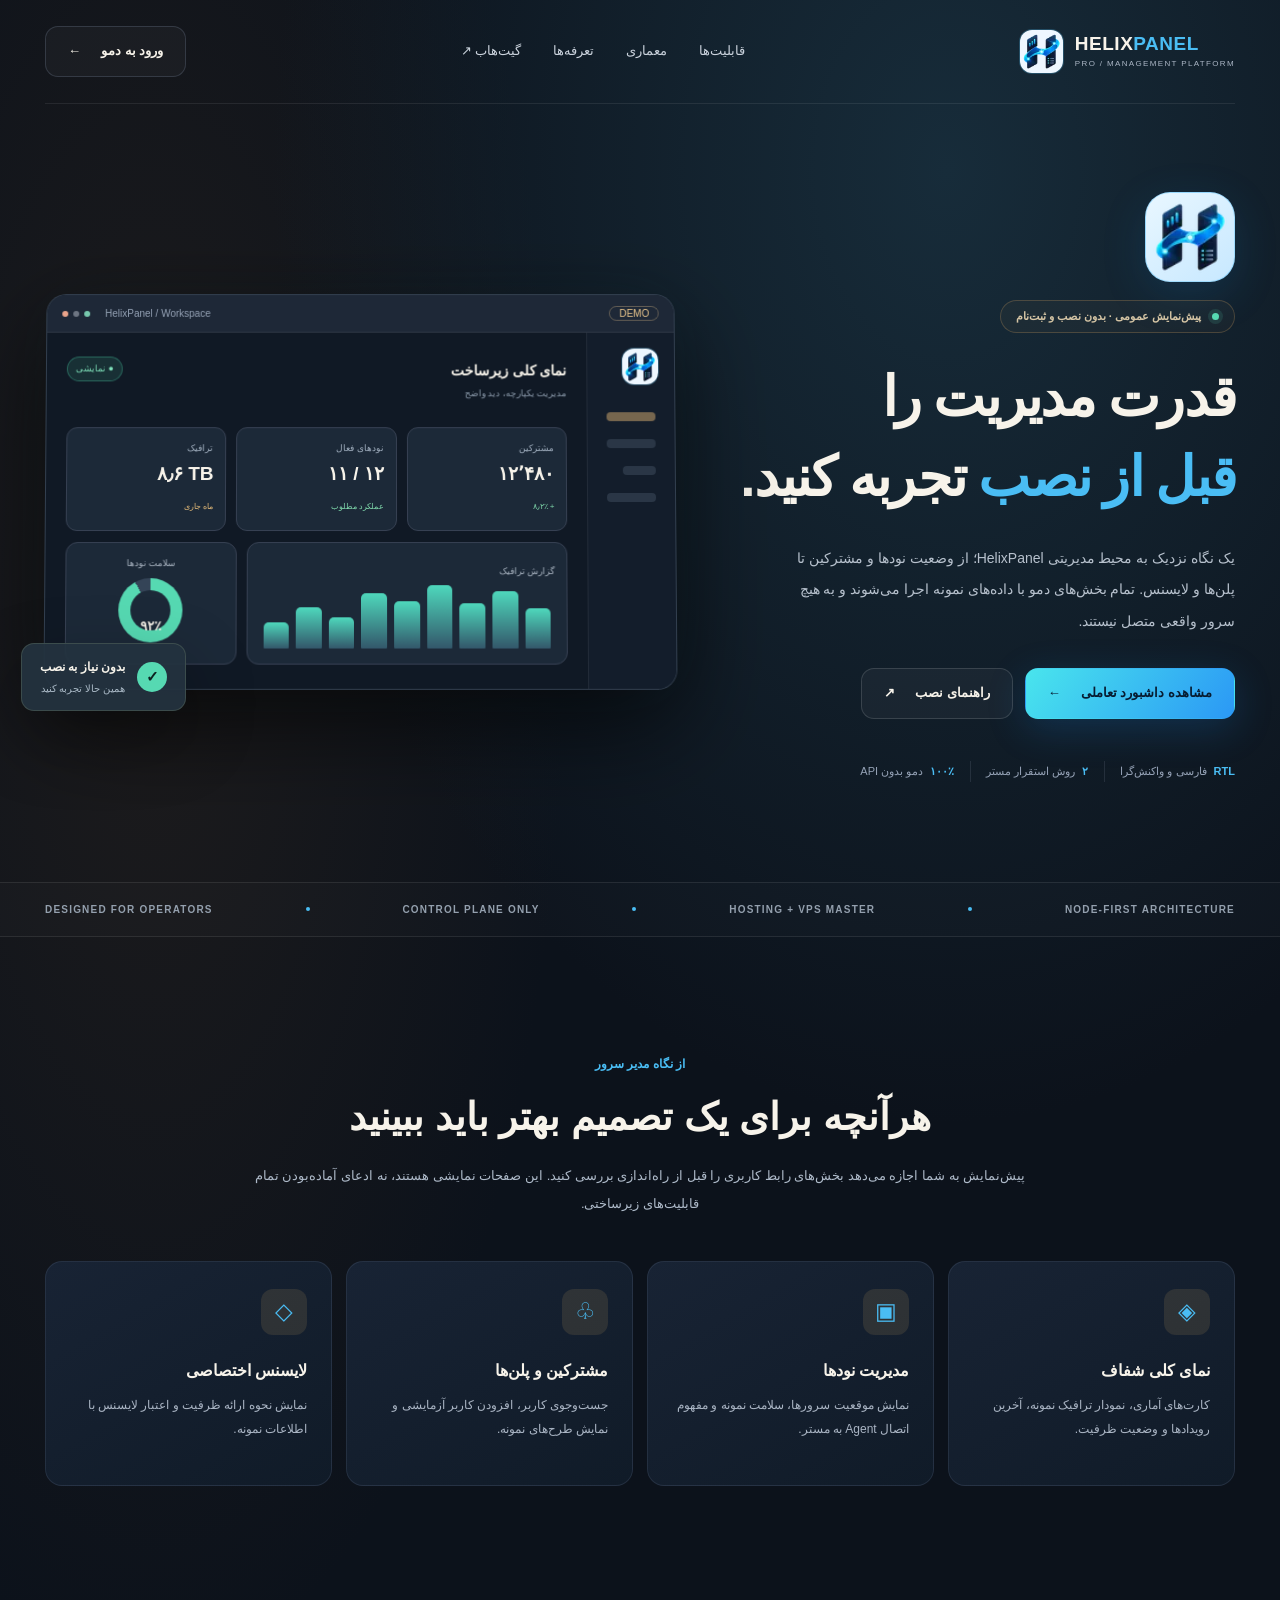
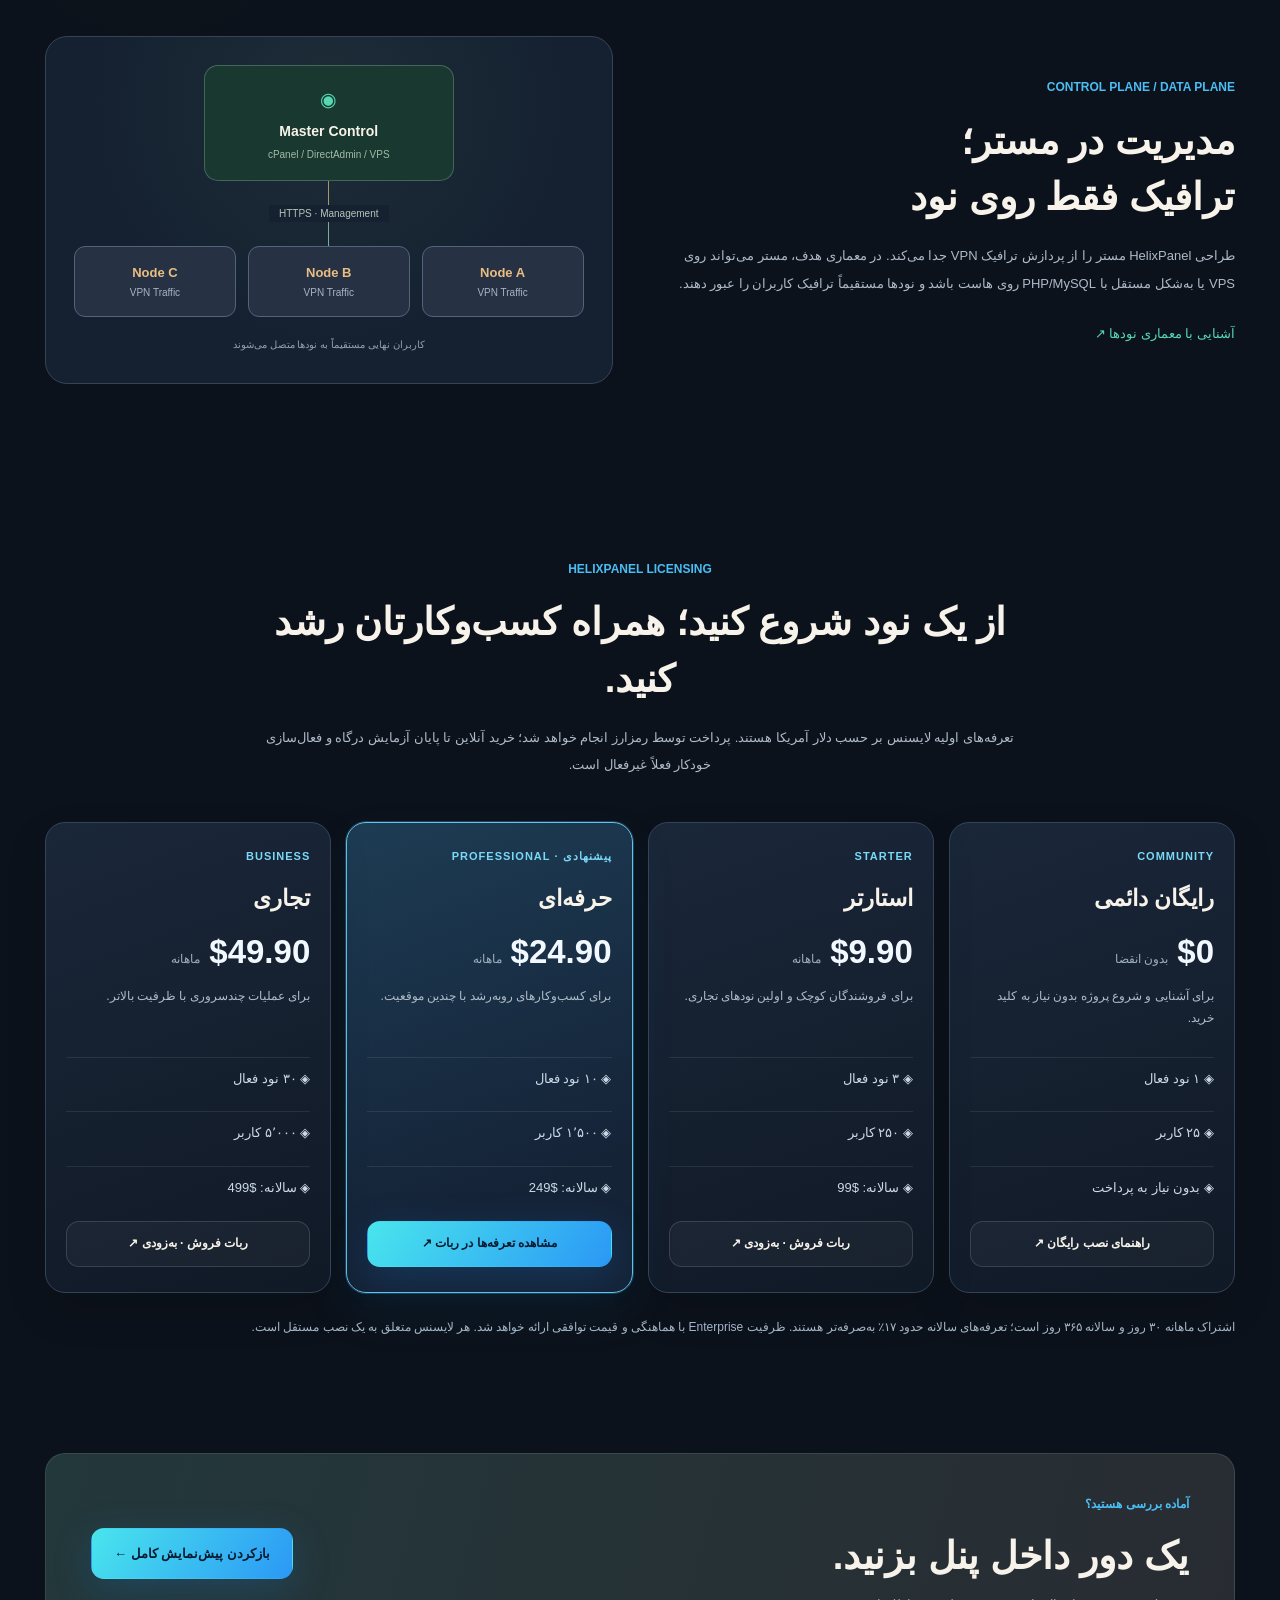
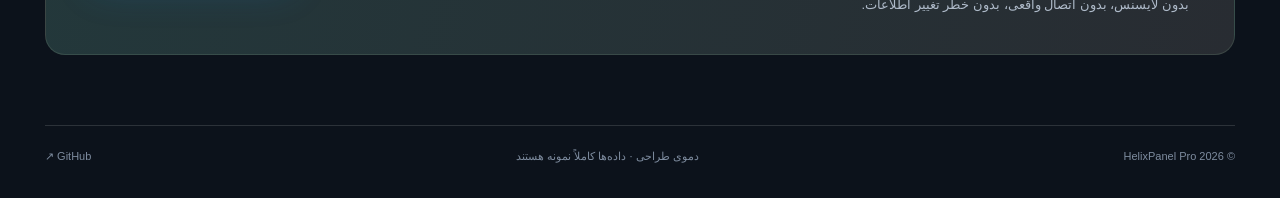
<file: index.html>
<!doctype html>
<html lang="fa" dir="rtl">
<head>
  <meta charset="utf-8"><meta name="viewport" content="width=device-width,initial-scale=1">
  <meta http-equiv="refresh" content="0; url=docs/">
  <meta name="robots" content="noindex">
  <title>HelixPanel Pro | پیش‌نمایش</title>
  <link rel="icon" href="docs/assets/logo-mark.webp" type="image/webp">
  <link rel="canonical" href="docs/">
</head>
<body style="font:16px Tahoma,Arial,sans-serif;direction:rtl;padding:30px">
<p>برای مشاهده پیش‌نمایش HelixPanel، <a href="docs/">اینجا کلیک کنید</a>.</p>
</body></html>
</file>
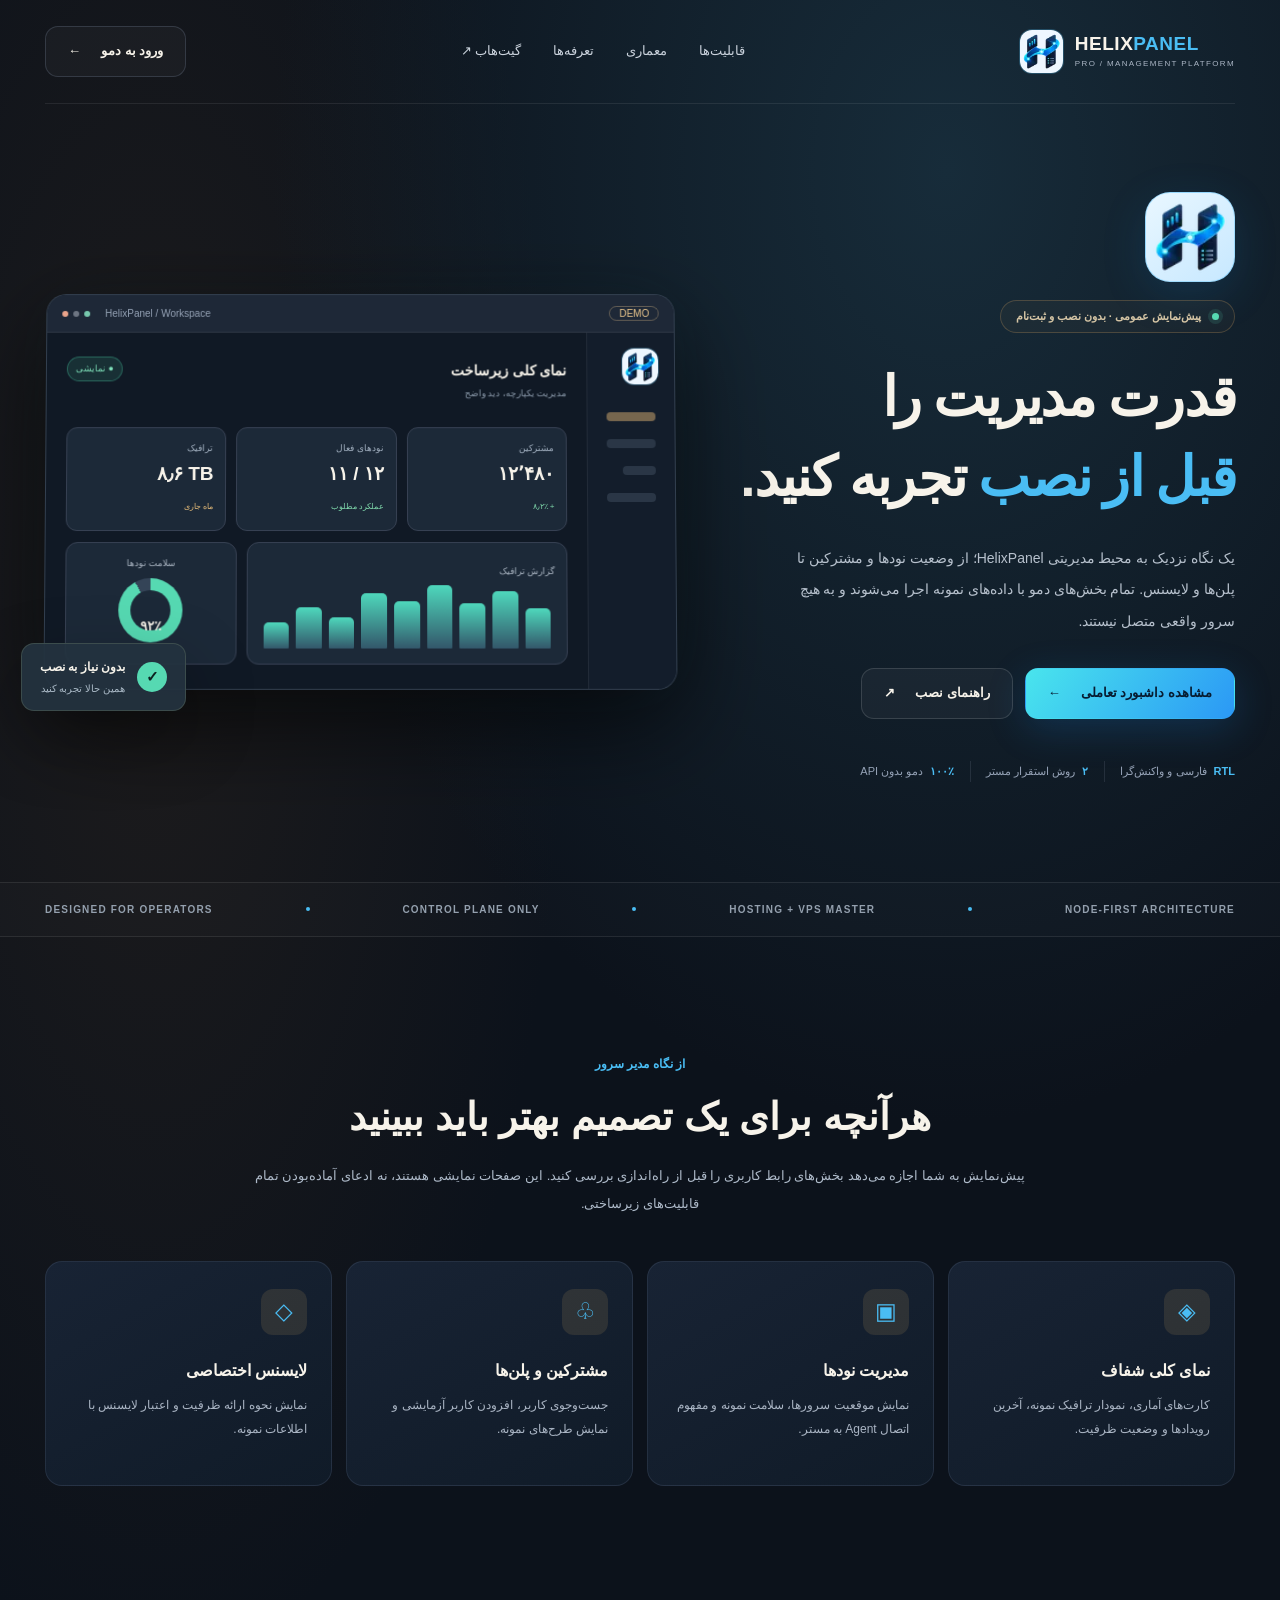
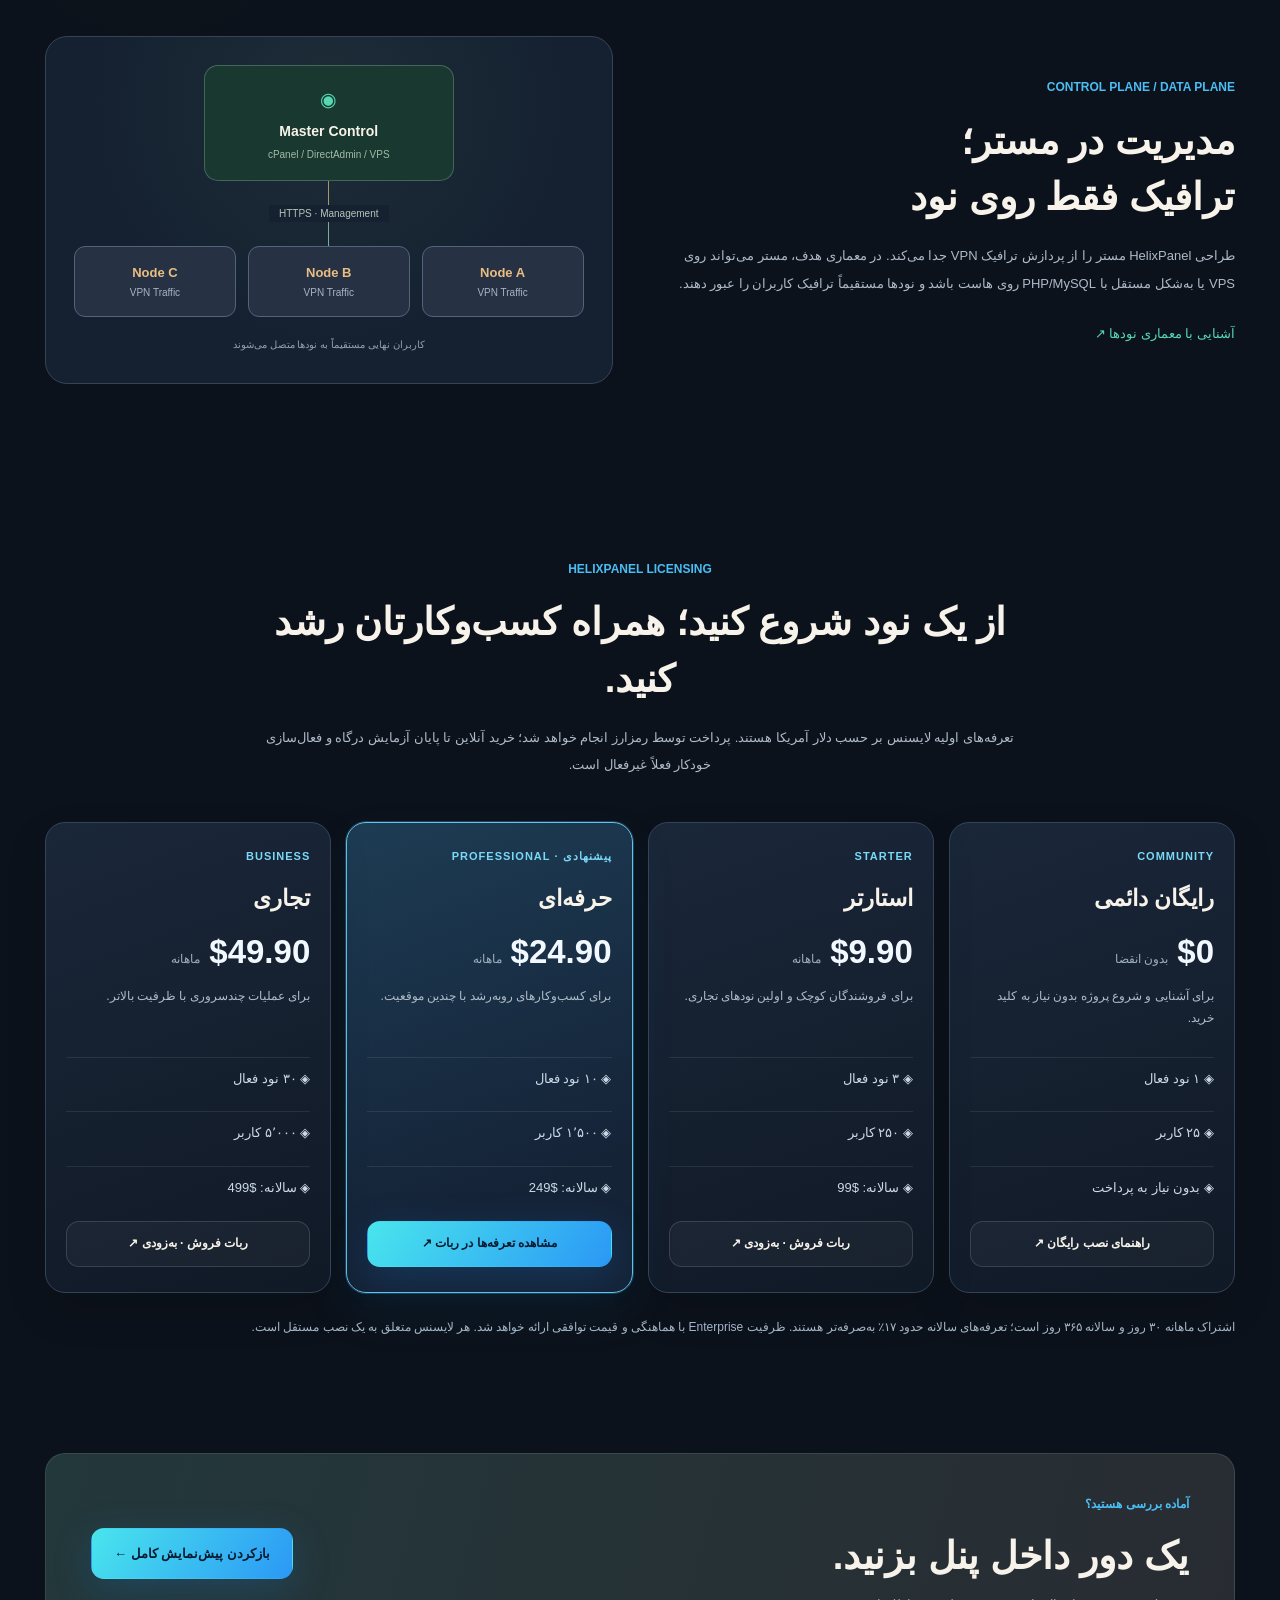
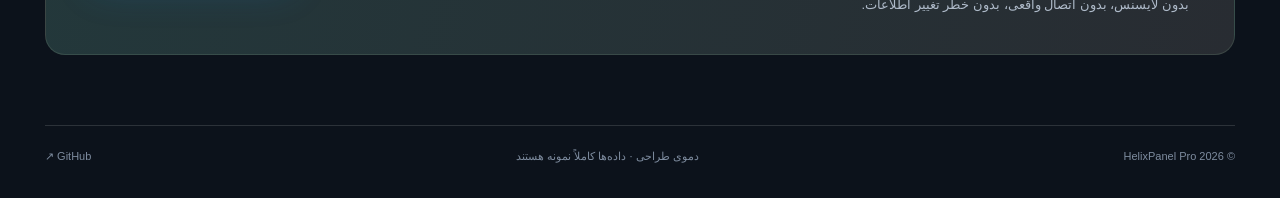
<file: docs/index.html>
<!doctype html>
<html lang="fa" dir="rtl">
<head>
  <meta charset="utf-8">
  <meta name="viewport" content="width=device-width,initial-scale=1">
  <meta name="theme-color" content="#0b1727">
  <meta name="description" content="پیش‌نمایش تعاملی پنل مدیریتی HelixPanel؛ ظاهر، نودها، مشترکین و لایسنس را پیش از نصب تجربه کنید.">
  <title>HelixPanel Pro | تجربه پنل پیش از نصب</title>
  <link rel="icon" href="assets/logo-mark.webp" type="image/webp">
  <link rel="stylesheet" href="site.css">
</head>
<body class="landing-body">
  <div class="site-wrap">
    <header class="site-header shell">
      <a class="brand" href="./" aria-label="HelixPanel صفحه اصلی"><img class="brand-symbol" src="assets/logo-mark.webp" width="43" height="43" alt="لوگوی HelixPanel"><span class="brand-text">HELIX<span class="brand-tone">PANEL</span><small>PRO / MANAGEMENT PLATFORM</small></span></a>
      <nav class="site-nav" aria-label="ناوبری سایت"><a href="#features">قابلیت‌ها</a><a href="#architecture">معماری</a><a href="#pricing">تعرفه‌ها</a><a href="https://github.com/hazhanhasani/HelixPanel-pro" target="_blank" rel="noopener noreferrer">گیت‌هاب ↗</a></nav>
      <a class="btn btn-outline header-cta" href="demo.html">ورود به دمو <span aria-hidden="true">←</span></a>
    </header>
    <main>
      <section class="hero shell">
        <div class="hero-content">
          <img class="hero-brand-mark" src="assets/logo-mark.webp" width="90" height="90" alt="نماد HelixPanel">
          <span class="eyebrow"><span class="status-dot"></span> پیش‌نمایش عمومی · بدون نصب و ثبت‌نام</span>
          <h1>قدرت مدیریت را<br><em>قبل از نصب</em> تجربه کنید.</h1>
          <p class="hero-desc">یک نگاه نزدیک به محیط مدیریتی HelixPanel؛ از وضعیت نودها و مشترکین تا پلن‌ها و لایسنس. تمام بخش‌های دمو با داده‌های نمونه اجرا می‌شوند و به هیچ سرور واقعی متصل نیستند.</p>
          <div class="hero-actions"><a class="btn btn-primary" href="demo.html">مشاهده داشبورد تعاملی <span aria-hidden="true">←</span></a><a class="btn btn-soft" href="https://github.com/hazhanhasani/HelixPanel-pro#-نصب-سریع" target="_blank" rel="noopener noreferrer">راهنمای نصب <span aria-hidden="true">↗</span></a></div>
          <div class="hero-facts"><span><b>RTL</b> فارسی و واکنش‌گرا</span><span><b>۲</b> روش استقرار مستر</span><span><b>۱۰۰٪</b> دمو بدون API</span></div>
        </div>
        <div class="hero-visual" aria-label="نمایی از داشبورد HelixPanel">
          <div class="preview-browser"><div class="preview-topbar"><div class="preview-dots"><i></i><i></i><i></i></div><div>HelixPanel / Workspace</div><span>DEMO</span></div>
            <div class="preview-app">
              <div class="preview-side"><img class="preview-logo" src="assets/logo-mark.webp" width="36" height="36" alt="لوگوی HelixPanel"><div class="fake-menu active"></div><div class="fake-menu"></div><div class="fake-menu short"></div><div class="fake-menu"></div></div>
              <div class="preview-main"><div class="preview-heading"><div><b>نمای کلی زیرساخت</b><small>مدیریت یکپارچه، دید واضح</small></div><span class="fake-pill">● نمایشی</span></div>
                <div class="preview-stats"><div><small>مشترکین</small><b>۱۲٬۴۸۰</b><span class="mini-green">+ ۸٫۲٪</span></div><div><small>نودهای فعال</small><b>۱۱ / ۱۲</b><span class="mini-green">عملکرد مطلوب</span></div><div><small>ترافیک</small><b>۸٫۶ TB</b><span class="mini-gold">ماه جاری</span></div></div>
                <div class="preview-charts"><div class="preview-chart"><small>گزارش ترافیک</small><div class="bars"><i style="height:39%"></i><i style="height:62%"></i><i style="height:48%"></i><i style="height:83%"></i><i style="height:71%"></i><i style="height:96%"></i><i style="height:68%"></i><i style="height:86%"></i><i style="height:61%"></i></div></div><div class="preview-ring"><small>سلامت نودها</small><div class="ring-art"></div><strong>۹۲٪</strong></div></div>
              </div>
            </div>
          </div>
          <div class="floating-note"><span class="green-tick">✓</span><div><b>بدون نیاز به نصب</b><small>همین حالا تجربه کنید</small></div></div>
        </div>
      </section>
      <section class="ticker"><div class="shell ticker-inner"><span>DESIGNED FOR OPERATORS</span><i></i><span>CONTROL PLANE ONLY</span><i></i><span>HOSTING + VPS MASTER</span><i></i><span>NODE-FIRST ARCHITECTURE</span></div></section>
      <section class="features shell" id="features"><div class="section-lead"><span class="section-kicker">از نگاه مدیر سرور</span><h2>هرآنچه برای یک تصمیم بهتر باید ببینید</h2><p>پیش‌نمایش به شما اجازه می‌دهد بخش‌های رابط کاربری را قبل از راه‌اندازی بررسی کنید. این صفحات نمایشی هستند، نه ادعای آماده‌بودن تمام قابلیت‌های زیرساختی.</p></div>
        <div class="feature-grid"><article class="feature-card"><span class="feature-icon">◈</span><h3>نمای کلی شفاف</h3><p>کارت‌های آماری، نمودار ترافیک نمونه، آخرین رویدادها و وضعیت ظرفیت.</p></article><article class="feature-card"><span class="feature-icon">▣</span><h3>مدیریت نودها</h3><p>نمایش موقعیت سرورها، سلامت نمونه و مفهوم اتصال Agent به مستر.</p></article><article class="feature-card"><span class="feature-icon">♧</span><h3>مشترکین و پلن‌ها</h3><p>جست‌وجوی کاربر، افزودن کاربر آزمایشی و نمایش طرح‌های نمونه.</p></article><article class="feature-card"><span class="feature-icon">◇</span><h3>لایسنس اختصاصی</h3><p>نمایش نحوه ارائه ظرفیت و اعتبار لایسنس با اطلاعات نمونه.</p></article></div>
      </section>
      <section class="architecture shell" id="architecture"><div><span class="section-kicker">CONTROL PLANE / DATA PLANE</span><h2>مدیریت در مستر؛<br>ترافیک فقط روی نود</h2><p>طراحی HelixPanel مستر را از پردازش ترافیک VPN جدا می‌کند. در معماری هدف، مستر می‌تواند روی VPS یا به‌شکل مستقل با PHP/MySQL روی هاست باشد و نودها مستقیماً ترافیک کاربران را عبور دهند.</p><a class="text-link" href="https://github.com/hazhanhasani/HelixPanel-pro/blob/main/docs/NODE_SETUP.fa.md" target="_blank" rel="noopener noreferrer">آشنایی با معماری نودها ↗</a></div><div class="architecture-diagram"><div class="arch-box master"><span>◉</span><b>Master Control</b><small>cPanel / DirectAdmin / VPS</small></div><div class="arch-connector"><span>HTTPS · Management</span></div><div class="arch-nodes"><div>Node A<small>VPN Traffic</small></div><div>Node B<small>VPN Traffic</small></div><div>Node C<small>VPN Traffic</small></div></div><p>کاربران نهایی مستقیماً به نودها متصل می‌شوند</p></div></section>
      <section class="pricing shell" id="pricing" aria-label="تعرفه‌های لایسنس HelixPanel">
        <div class="section-lead"><span class="section-kicker">HELIXPANEL LICENSING</span><h2>از یک نود شروع کنید؛ همراه کسب‌وکارتان رشد کنید.</h2><p>تعرفه‌های اولیه لایسنس بر حسب دلار آمریکا هستند. پرداخت توسط رمزارز انجام خواهد شد؛ خرید آنلاین تا پایان آزمایش درگاه و فعال‌سازی خودکار فعلاً غیرفعال است.</p></div>
        <div class="pricing-grid">
          <article class="pricing-card">
            <span class="pricing-type">COMMUNITY</span><h3>رایگان دائمی</h3><div class="pricing-amount"><strong>$0</strong><span>بدون انقضا</span></div>
            <p>برای آشنایی و شروع پروژه بدون نیاز به کلید خرید.</p>
            <div class="pricing-spec">◈ ۱ نود فعال</div><div class="pricing-spec">◈ ۲۵ کاربر</div><div class="pricing-spec">◈ بدون نیاز به پرداخت</div>
            <a class="btn btn-soft pricing-action" href="https://github.com/hazhanhasani/HelixPanel-pro#-نصب-سریع">راهنمای نصب رایگان ↗</a>
          </article>
          <article class="pricing-card">
            <span class="pricing-type">STARTER</span><h3>استارتر</h3><div class="pricing-amount"><strong>$9.90</strong><span>ماهانه</span></div>
            <p>برای فروشندگان کوچک و اولین نودهای تجاری.</p>
            <div class="pricing-spec">◈ ۳ نود فعال</div><div class="pricing-spec">◈ ۲۵۰ کاربر</div><div class="pricing-spec">◈ سالانه: $99</div>
            <a class="btn btn-soft pricing-action" href="https://t.me/HelixLicenseBot">ربات فروش · به‌زودی ↗</a>
          </article>
          <article class="pricing-card featured">
            <span class="pricing-type">PROFESSIONAL · پیشنهادی</span><h3>حرفه‌ای</h3><div class="pricing-amount"><strong>$24.90</strong><span>ماهانه</span></div>
            <p>برای کسب‌وکارهای رو‌به‌رشد با چندین موقعیت.</p>
            <div class="pricing-spec">◈ ۱۰ نود فعال</div><div class="pricing-spec">◈ ۱٬۵۰۰ کاربر</div><div class="pricing-spec">◈ سالانه: $249</div>
            <a class="btn btn-primary pricing-action" href="https://t.me/HelixLicenseBot">مشاهده تعرفه‌ها در ربات ↗</a>
          </article>
          <article class="pricing-card">
            <span class="pricing-type">BUSINESS</span><h3>تجاری</h3><div class="pricing-amount"><strong>$49.90</strong><span>ماهانه</span></div>
            <p>برای عملیات چندسروری با ظرفیت بالاتر.</p>
            <div class="pricing-spec">◈ ۳۰ نود فعال</div><div class="pricing-spec">◈ ۵٬۰۰۰ کاربر</div><div class="pricing-spec">◈ سالانه: $499</div>
            <a class="btn btn-soft pricing-action" href="https://t.me/HelixLicenseBot">ربات فروش · به‌زودی ↗</a>
          </article>
        </div>
        <p class="pricing-note">اشتراک ماهانه ۳۰ روز و سالانه ۳۶۵ روز است؛ تعرفه‌های سالانه حدود ۱۷٪ به‌صرفه‌تر هستند. ظرفیت Enterprise با هماهنگی و قیمت توافقی ارائه خواهد شد. هر لایسنس متعلق به یک نصب مستقل است.</p>
      </section>
      <section class="last-cta shell"><div><span class="section-kicker">آماده بررسی هستید؟</span><h2>یک دور داخل پنل بزنید.</h2><p>بدون لایسنس، بدون اتصال واقعی، بدون خطر تغییر اطلاعات.</p></div><a class="btn btn-primary" href="demo.html">بازکردن پیش‌نمایش کامل ←</a></section>
    </main>
    <footer class="site-footer shell"><span>© 2026 HelixPanel Pro</span><span>دموی طراحی · داده‌ها کاملاً نمونه هستند</span><a href="https://github.com/hazhanhasani/HelixPanel-pro" target="_blank" rel="noopener noreferrer">GitHub ↗</a></footer>
  </div>
</body>
</html>
</file>
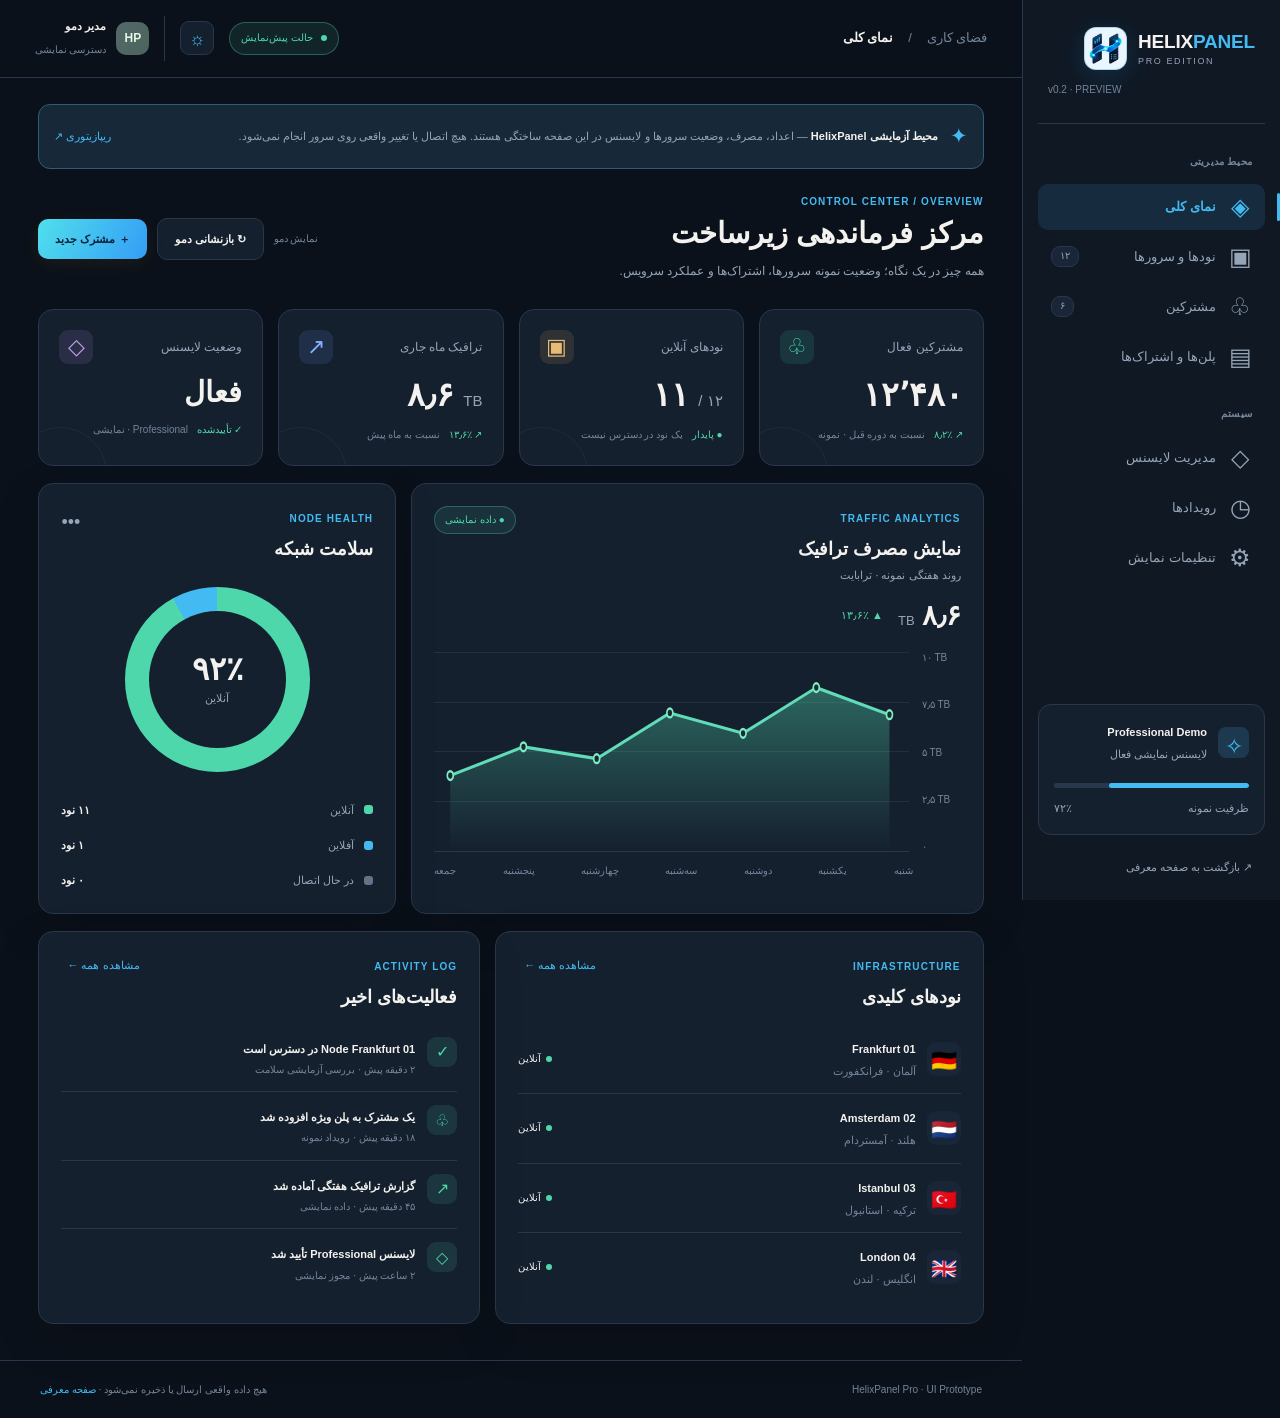
<file: docs/demo.html>
<!doctype html>
<html lang="fa" dir="rtl">
<head>
  <meta charset="utf-8"><meta name="viewport" content="width=device-width,initial-scale=1">
  <meta name="theme-color" content="#0c121b"><meta name="description" content="دموی آنلاین و تعاملی داشبورد HelixPanel؛ بدون نیاز به نصب و با داده‌های کاملاً ساختگی.">
  <title>دموی داشبورد | HelixPanel Pro</title>
  <link rel="icon" href="assets/logo-mark.webp" type="image/webp"><link rel="stylesheet" href="dashboard.css"><script src="dashboard.js" defer></script>
</head>
<body class="demo-body">
<div class="demo-shell">
  <aside class="sidebar" id="sidebar">
    <div class="identity"><a class="brand" href="index.html" aria-label="صفحه معرفی HelixPanel"><img class="symbol" src="assets/logo-mark.webp" width="43" height="43" alt="لوگوی HelixPanel"><span class="wordmark">HELIX<span>PANEL</span><small>PRO EDITION</small></span></a><span class="version">v0.2 · PREVIEW</span></div>
    <div class="menu-group"><span class="menu-caption">محیط مدیریتی</span><nav class="menu" aria-label="صفحات دمو">
      <button type="button" class="nav-button active" data-view="overview"><span class="nav-icon">◈</span> نمای کلی <span class="active-mark"></span></button>
      <button type="button" class="nav-button" data-view="nodes"><span class="nav-icon">▣</span> نودها و سرورها <span class="nav-count">۱۲</span></button>
      <button type="button" class="nav-button" data-view="users"><span class="nav-icon">♧</span> مشترکین <span class="nav-count" id="nav-user-count">۶</span></button>
      <button type="button" class="nav-button" data-view="plans"><span class="nav-icon">▤</span> پلن‌ها و اشتراک‌ها</button>
    </nav></div>
    <div class="menu-group second-group"><span class="menu-caption">سیستم</span><nav class="menu" aria-label="بخش‌های سیستم">
      <button type="button" class="nav-button" data-view="license"><span class="nav-icon">◇</span> مدیریت لایسنس</button>
      <button type="button" class="nav-button" data-view="activity"><span class="nav-icon">◷</span> رویدادها</button>
      <button type="button" class="nav-button" data-view="settings"><span class="nav-icon">⚙</span> تنظیمات نمایش</button>
    </nav></div>
    <div class="sidebar-bottom"><div class="sidebar-license"><div class="license-row"><span class="lic-icon">✧</span><span><b>Professional Demo</b><small>لایسنس نمایشی فعال</small></span></div><div class="meter"><span style="width:72%"></span></div><div class="lic-split"><small>ظرفیت نمونه</small><small>۷۲٪</small></div></div><a class="back-link" href="index.html">↗ بازگشت به صفحه معرفی</a></div>
  </aside>
  <div class="mobile-overlay" id="mobile-overlay" hidden></div>
  <main class="main">
    <header class="topbar"><div class="topbar-start"><button type="button" class="mobile-menu" id="mobile-menu" aria-label="باز کردن فهرست" aria-expanded="false">☰</button><span class="path-label">فضای کاری</span><span class="path-divider">/</span><strong id="breadcrumb">نمای کلی</strong></div><div class="topbar-end"><span class="demo-chip"><i></i> حالت پیش‌نمایش</span><button type="button" class="top-icon" id="theme-toggle" aria-label="تغییر حالت روشن و تاریک" title="تغییر تم">☼</button><div class="profile" title="مدیر آزمایشی"><span class="avatar">HP</span><div><b>مدیر دمو</b><small>دسترسی نمایشی</small></div></div></div></header>
    <div class="main-body">
      <div class="demo-warning" role="note"><span class="warning-icon">✦</span><p><strong>محیط آزمایشی HelixPanel</strong> — اعداد، مصرف، وضعیت سرورها و لایسنس در این صفحه ساختگی هستند. هیچ اتصال یا تغییر واقعی روی سرور انجام نمی‌شود.</p><a href="https://github.com/hazhanhasani/HelixPanel-pro" target="_blank" rel="noopener noreferrer">ریپازیتوری ↗</a></div>
      <div class="page-head"><div><div class="eyebrow" id="page-kicker">CONTROL CENTER / OVERVIEW</div><h1 id="page-title">مرکز فرماندهی زیرساخت</h1><p id="page-desc">همه چیز در یک نگاه؛ وضعیت نمونه سرورها، اشتراک‌ها و عملکرد سرویس.</p></div><div class="head-actions"><span class="today-tag" id="date-label">نمایش دمو</span><button type="button" class="outline-action" id="reset-data">↻ بازنشانی دمو</button><button type="button" class="gold-action" id="primary-action">＋ مشترک جدید</button></div></div>
      <section class="view active" id="view-overview" aria-label="نمای کلی">
        <div class="stats-grid">
          <article class="stat-card"><div class="stat-heading"><span>مشترکین فعال</span><i class="stat-icon jade">♧</i></div><div class="stat-metric" id="stat-users">۱۲٬۴۸۰</div><div class="stat-footer"><span class="positive">↗ ۸٫۲٪</span> نسبت به دوره قبل · نمونه</div><span class="corner-art"></span></article>
          <article class="stat-card"><div class="stat-heading"><span>نودهای آنلاین</span><i class="stat-icon honey">▣</i></div><div class="stat-metric">۱۱ <small>/ ۱۲</small></div><div class="stat-footer"><span class="positive">● پایدار</span> یک نود در دسترس نیست</div><span class="corner-art"></span></article>
          <article class="stat-card"><div class="stat-heading"><span>ترافیک ماه جاری</span><i class="stat-icon sapphire">↗</i></div><div class="stat-metric">۸٫۶ <small>TB</small></div><div class="stat-footer"><span class="positive">↗ ۱۳٫۶٪</span> نسبت به ماه پیش</div><span class="corner-art"></span></article>
          <article class="stat-card"><div class="stat-heading"><span>وضعیت لایسنس</span><i class="stat-icon iris">◇</i></div><div class="stat-metric text-metric">فعال</div><div class="stat-footer"><span class="positive">✓ تأییدشده</span> Professional · نمایشی</div><span class="corner-art"></span></article>
        </div>
        <div class="visual-grid"><article class="panel traffic-panel"><div class="panel-top"><div><span class="section-meta">TRAFFIC ANALYTICS</span><h2>نمایش مصرف ترافیک</h2><p class="hint">روند هفتگی نمونه · ترابایت</p></div><span class="panel-pill">● داده نمایشی</span></div><div class="chart-summary"><strong>۸٫۶ <small>TB</small></strong><span class="positive">▲ ۱۳٫۶٪</span></div><div class="chart-container"><div class="chart-scale"><span>۱۰ TB</span><span>۷٫۵ TB</span><span>۵ TB</span><span>۲٫۵ TB</span><span>۰</span></div><div class="chart-plot" id="traffic-chart" role="img" aria-label="نمودار نمونه مصرف هفتگی ترافیک"></div></div><div class="chart-labels"><span>شنبه</span><span>یکشنبه</span><span>دوشنبه</span><span>سه‌شنبه</span><span>چهارشنبه</span><span>پنجشنبه</span><span>جمعه</span></div></article>
        <article class="panel health-panel"><div class="panel-top"><div><span class="section-meta">NODE HEALTH</span><h2>سلامت شبکه</h2></div><span class="small-menu">•••</span></div><div class="donut" role="img" aria-label="۹۲ درصد نودها آنلاین هستند"><div><strong>۹۲٪</strong><span>آنلاین</span></div></div><div class="legend"><div><i class="legend-dot mint"></i><span>آنلاین</span><b>۱۱ نود</b></div><div><i class="legend-dot warm"></i><span>آفلاین</span><b>۱ نود</b></div><div><i class="legend-dot dim"></i><span>در حال اتصال</span><b>۰ نود</b></div></div></article></div>
        <div class="lower-grid"><article class="panel"><div class="panel-top"><div><span class="section-meta">INFRASTRUCTURE</span><h2>نودهای کلیدی</h2></div><button type="button" class="plain-link" data-go="nodes">مشاهده همه ←</button></div><div class="mini-node-list" id="overview-nodes"></div></article><article class="panel"><div class="panel-top"><div><span class="section-meta">ACTIVITY LOG</span><h2>فعالیت‌های اخیر</h2></div><button type="button" class="plain-link" data-go="activity">مشاهده همه ←</button></div><div id="overview-activity" class="activity-items"></div></article></div>
      </section>
      <section class="view" id="view-nodes" aria-label="نودها"><div class="panel"><div class="panel-top"><div><span class="section-meta">NODE MANAGEMENT</span><h2>زیرساخت نودها</h2><p class="hint">اطلاعات این بخش نمونه است؛ وضعیت واقعی سروری بررسی نمی‌شود.</p></div><div class="pill-row"><span class="pill-mint">● ۱۱ آنلاین</span><span class="pill-red">● ۱ آفلاین</span></div></div><div id="nodes-list" class="node-grid"></div></div></section>
      <section class="view" id="view-users" aria-label="مشترکین"><div class="panel"><div class="panel-top"><div><span class="section-meta">SUBSCRIBER MANAGEMENT</span><h2>لیست مشترکین</h2><p class="hint">جست‌وجو و ساخت مشترک فقط داخل مرورگر انجام می‌شود.</p></div><button type="button" class="gold-action small" id="add-user-small">＋ افزودن مشترک</button></div><div class="filterbar"><label class="searchbox"><span>⌕</span><input type="search" id="user-search" placeholder="جست‌وجو بر اساس نام یا شناسه..." autocomplete="off" aria-label="جست‌وجوی مشترک"></label><select id="user-status" aria-label="فیلتر وضعیت"><option value="all">همه وضعیت‌ها</option><option value="active">فعال</option><option value="inactive">غیرفعال</option></select></div><div class="table-scroller"><table class="table"><thead><tr><th>مشترک</th><th>پلن</th><th>حجم</th><th>انقضا</th><th>وضعیت</th><th>عملیات</th></tr></thead><tbody id="users-table"></tbody></table></div><div class="table-foot"><span id="users-summary">۶ مشترک آزمایشی</span><span>اطلاعات محلی · ذخیره دائمی ندارد</span></div></div></section>
      <section class="view" id="view-plans" aria-label="پلن‌ها"><div class="panel"><div class="panel-top"><div><span class="section-meta">PRODUCT PLANS</span><h2>مدیریت پلن‌ها</h2><p class="hint">نمایش نمونه بسته‌های قابل تعریف در HelixPanel.</p></div></div><div class="plan-grid"><article class="plan-card"><div class="plan-ornament">◌</div><span class="plan-level">STARTER</span><h3>اقتصادی</h3><p>مناسب مصرف سبک و کاربران تازه‌وارد</p><strong>۳۰ GB <small>/ ۳۰ روز</small></strong><div class="plan-attributes"><div>◈ تک‌کاربره</div><div>◈ پشتیبانی استاندارد</div><div>◈ انتخاب لوکیشن</div></div><button type="button" class="plan-button" data-demo-action="طرح اقتصادی">مشاهده نمونه</button></article><article class="plan-card featured"><span class="most-popular">نمونه محبوب</span><div class="plan-ornament">✦</div><span class="plan-level">PROFESSIONAL</span><h3>ویژه</h3><p>برای کاربران حرفه‌ای با مصرف روزانه</p><strong>۱۰۰ GB <small>/ ۳۰ روز</small></strong><div class="plan-attributes"><div>◈ ظرفیت بیشتر</div><div>◈ انتخاب هوشمند نود</div><div>◈ دسترسی چندلوکیشنی</div></div><button type="button" class="plan-button" data-demo-action="طرح ویژه">مشاهده نمونه</button></article><article class="plan-card"><div class="plan-ornament">∞</div><span class="plan-level">BUSINESS</span><h3>سازمانی</h3><p>پیکربندی منعطف با منابع متناسب</p><strong>سفارشی <small>/ سازمانی</small></strong><div class="plan-attributes"><div>◈ ظرفیت دلخواه</div><div>◈ سطوح نمایندگی</div><div>◈ مدیریت گروهی</div></div><button type="button" class="plan-button" data-demo-action="طرح سازمانی">مشاهده نمونه</button></article></div></div></section>
      <section class="view" id="view-license" aria-label="لایسنس"><div class="license-banner"><div><span class="section-meta">COMMERCIAL ENTITLEMENT · DEMO</span><h2>لایسنس Professional</h2><p>نمونه طراحی سامانه لایسنس اختصاصی HelixPanel؛ این کد، مجوز واقعی نیست.</p><span class="license-active">● مجوز نمایشی فعال</span></div><span class="huge-watermark">H.</span></div><div class="license-info panel"><div><span>شناسه مجوز</span><strong>DEMO-HELIX-2026</strong></div><div><span>وضعیت</span><strong class="positive">فعال (نمایشی)</strong></div><div><span>سقف نود</span><strong>۲۰ نود</strong></div><div><span>سقف مشترکین</span><strong>۱۰٬۰۰۰ کاربر</strong></div><div><span>تاریخ انقضا</span><strong>۳۱ دسامبر ۲۰۲۷</strong></div><div><span>محیط</span><strong>Sandbox / Preview</strong></div></div><p class="license-note">در محصول واقعی، اعتبار لایسنس روی سرور فروشنده و مستر بررسی می‌شود. این پیش‌نمایش هیچ مجوزی صادر یا فعال نمی‌کند.</p></section>
      <section class="view" id="view-activity" aria-label="رویدادها"><div class="panel"><div class="panel-top"><div><span class="section-meta">AUDIT TRAIL</span><h2>لاگ فعالیت‌ها</h2><p class="hint">تمام رویدادها برای نمایش طراحی شده‌اند.</p></div></div><div id="activity-all" class="activity-items full"></div></div></section>
      <section class="view" id="view-settings" aria-label="تنظیمات"><div class="panel settings-panel"><div class="panel-top"><div><span class="section-meta">PREFERENCES</span><h2>تنظیمات ظاهری</h2><p class="hint">تنظیمات این صفحه فقط برای همین جلسه پیش‌نمایش است.</p></div></div><div class="setting-item"><div><strong>حالت نمایش</strong><p>بین رابط تیره و روشن جابه‌جا شوید.</p></div><button type="button" class="outline-action" id="theme-toggle-settings">تغییر تم ☼</button></div><div class="setting-item"><div><strong>بازنشانی اطلاعات دمو</strong><p>کاربران نمونه و تغییرات موقت را بازگردانید.</p></div><button type="button" class="outline-action" id="reset-settings">بازنشانی ↻</button></div><div class="setting-item"><div><strong>راهنمای نصب</strong><p>پس از تجربه پیش‌نمایش، مراحل راه‌اندازی واقعی را بررسی کنید.</p></div><a class="outline-action as-link" href="https://github.com/hazhanhasani/HelixPanel-pro" target="_blank" rel="noopener noreferrer">مشاهده GitHub ↗</a></div></div></section>
    </div>
    <footer class="footer"><span>HelixPanel Pro · UI Prototype</span><span>هیچ داده واقعی ارسال یا ذخیره نمی‌شود · <a href="index.html">صفحه معرفی</a></span></footer>
  </main>
</div>
<dialog class="user-modal" id="user-modal"><form method="dialog" id="user-form"><div class="modal-head"><div><span class="section-meta">DEMO / NEW SUBSCRIBER</span><h2>افزودن مشترک آزمایشی</h2></div><button type="button" class="close-modal" id="close-modal" aria-label="بستن">×</button></div><p class="muted">کاربر فقط به لیست نمونه اضافه می‌شود؛ هیچ سرور یا دیتابیسی تغییر نمی‌کند.</p><label>نام مشترک<input type="text" name="name" minlength="2" maxlength="35" required placeholder="مثلاً کاربر جدید" autocomplete="off"></label><label>پلن<select name="plan" required><option value="اقتصادی">اقتصادی</option><option value="ویژه">ویژه</option><option value="سازمانی">سازمانی</option></select></label><label>حجم اشتراک (گیگابایت)<input type="number" name="quota" min="1" max="10000" value="30" required></label><div class="modal-actions"><button type="button" class="outline-action" id="cancel-modal">انصراف</button><button class="gold-action" value="submit" type="submit">ثبت کاربر دمو</button></div></form></dialog>
<div class="toast" id="toast" role="status" aria-live="polite"></div>
</body></html>
</file>
<file: docs/site.css>
@charset "utf-8";
:root{--bg:#0c121b;--surface:#121b29;--surface2:#182334;--line:#293449;--text:#f7f3ea;--muted:#aab5c4;--accent:#4abdf4;--mint:#56d9b2;--faded:#8492a6;--danger:#f48292;--shadow:0 26px 70px rgba(0,0,0,.28)}
*{box-sizing:border-box}html{scroll-behavior:smooth}body{margin:0;font:15px/1.9 Tahoma,"Segoe UI",Arial,sans-serif;background:var(--bg);color:var(--text)}a{color:inherit;text-decoration:none}button,input,select{font:inherit}button{cursor:pointer}a,button,input,select{transition:background .17s,color .17s,border-color .17s,transform .17s}a:focus-visible,button:focus-visible,input:focus-visible,select:focus-visible{outline:3px solid var(--mint);outline-offset:3px}h1,h2,h3,p{margin-top:0}h1,h2,h3{line-height:1.48}::selection{background:#4abdf4;color:#101721}.shell{width:min(1190px,calc(100% - 48px));margin-inline:auto}.site-wrap{overflow:hidden}.landing-body{background:radial-gradient(ellipse 62% 33% at 74% 5%,#172c3a 0,transparent 85%),radial-gradient(ellipse 38% 37% at 12% 18%,#30261e77 0,transparent 85%),var(--bg)}
.site-header{display:flex;align-items:center;justify-content:space-between;gap:24px;padding:26px 0;border-bottom:1px solid #ffffff14}.brand{display:inline-flex;gap:12px;direction:ltr;align-items:center}.brand-symbol{width:43px;height:43px;border-radius:12px;display:grid;place-items:center;background:linear-gradient(135deg,#f0c083,#be8b4b);font-size:27px;font-family:Arial,sans-serif;font-weight:900;color:#141923}.brand-symbol span{color:#ffffff}.brand-text{font:900 19px/1 Arial,sans-serif;letter-spacing:.5px}.brand-tone{color:var(--accent)}.brand-text small{display:block;font:500 8px/1.5 Arial,sans-serif;color:var(--muted);letter-spacing:1.35px;margin-top:5px}.site-nav{display:flex;align-items:center;gap:32px;font-size:13px;color:#cbd3dd}.site-nav a:hover{color:var(--accent)}.btn{display:inline-flex;align-items:center;justify-content:center;gap:20px;min-height:51px;padding:11px 22px;border-radius:13px;border:1px solid transparent;font-weight:700;font-size:13px;white-space:nowrap}.btn:hover{transform:translateY(-2px)}.btn-outline{border-color:#69758a55;background:#ffffff08}.btn-outline:hover{border-color:var(--accent)}.btn-primary{background:linear-gradient(130deg,#f0c38a,#d8a765);color:#19212a;box-shadow:0 9px 30px #e5b56e19}.btn-soft{background:#ffffff0a;border:1px solid #ffffff22;color:var(--text)}.btn-soft:hover{border-color:#fff8}
.hero{padding:88px 0 100px;display:grid;grid-template-columns:.9fr 1.1fr;gap:42px;align-items:center}.eyebrow{display:inline-flex;align-items:center;gap:11px;color:#d5c5a5;border-radius:999px;border:1px solid #c99b5b46;background:#e6b9710a;padding:5px 15px;font-size:11px;font-weight:bold}.status-dot{width:7px;height:7px;border-radius:50%;background:var(--mint);box-shadow:0 0 0 4px #56d9b221}.hero h1{font-size:clamp(34px,4.3vw,64px);letter-spacing:-1.8px;margin:25px 0 25px;line-height:1.45}.hero h1 em{font-style:normal;color:var(--accent)}.hero-desc{color:#b7c1cd;font-size:14px;max-width:460px;line-height:2.25}.hero-actions{display:flex;gap:12px;margin:31px 0;flex-wrap:wrap}.hero-facts{display:flex;gap:16px;flex-wrap:wrap;margin-top:42px;color:#95a2b6;font-size:11px}.hero-facts>span{border-left:1px solid #5b647849;padding-left:15px}.hero-facts>span:last-child{border:none}.hero-facts b{color:var(--accent);margin-left:4px}
.hero-visual{position:relative;padding:30px 0 22px;direction:rtl}.preview-browser{border:1px solid #52617488;box-shadow:0 35px 100px #000a,0 0 65px #48757f11;background:#101925;border-radius:20px;overflow:hidden;transform:perspective(1400px) rotateY(0deg) rotateX(2deg)}.preview-topbar{height:38px;background:#1e2837;display:flex;align-items:center;gap:15px;padding:0 15px;border-bottom:1px solid #ffffff12;color:#95a2b5;font:10px Arial;direction:ltr}.preview-topbar>span{margin-left:auto;color:#e9c58c;border:1px solid #e9c58c55;padding:1px 9px;border-radius:999px}.preview-dots{display:flex;gap:5px}.preview-dots i{width:6px;height:6px;border-radius:50%;background:#6d7582}.preview-dots i:first-child{background:#eaa48b}.preview-dots i:last-child{background:#77c8ad}.preview-app{display:flex;min-height:318px}.preview-side{flex:0 0 88px;background:#131d2b;border-left:1px solid #ffffff10;padding:16px}.preview-logo{font:900 22px Arial;color:var(--accent);margin:0 0 28px;text-align:center}.fake-menu{height:9px;background:#6b7b9044;border-radius:4px;margin:18px 3px}.fake-menu.active{background:#e7b97677}.fake-menu.short{width:60%}.preview-main{padding:24px 20px;flex:1;min-width:0}.preview-heading{display:flex;justify-content:space-between;gap:10px;align-items:flex-start}.preview-heading b{font-size:14px}.preview-heading small{display:block;color:#8e9dae;font-size:9px}.fake-pill{font-size:9px;background:#4bd8ad1e;border:1px solid #4bd8ad55;color:#7fe1ba;padding:3px 8px;border-radius:15px}.preview-stats{display:grid;grid-template-columns:repeat(3,minmax(0,1fr));gap:10px;margin-top:25px}.preview-stats>div{min-width:0;border:1px solid #364052;background:#1c2938;border-radius:11px;padding:12px}.preview-stats small{display:block;font-size:9px;color:#a3b1c1}.preview-stats b{display:block;direction:ltr;text-align:right;font:700 19px Tahoma,Arial;margin:5px 0}.mini-green,.mini-gold{font-size:8px;color:#80dbad}.mini-gold{color:#e3ba78}.preview-charts{display:grid;grid-template-columns:1.6fr .85fr;gap:10px;margin-top:11px}.preview-chart,.preview-ring{border-radius:12px;background:#1c2938;border:1px solid #364052;padding:12px;height:122px;position:relative}.preview-chart small,.preview-ring small{font-size:9px;color:#abb6c3}.bars{position:absolute;bottom:15px;left:16px;right:16px;height:66px;display:flex;align-items:flex-end;justify-content:space-between;gap:7px;direction:ltr}.bars i{flex:1;background:linear-gradient(0deg,#33576a,#4ed8bc);border-radius:5px 5px 1px 1px}.preview-ring{display:flex;flex-direction:column;align-items:center}.ring-art{width:64px;height:64px;border-radius:50%;background:conic-gradient(#56d9b2 0 92%,#344457 92% 100%);margin-top:6px;position:relative}.ring-art:after{content:"";position:absolute;inset:12px;background:#1c2938;border-radius:50%}.preview-ring strong{position:absolute;bottom:25px;font-size:13px}.floating-note{position:absolute;bottom:0;left:-24px;border:1px solid #64776364;background:#243340ee;display:flex;gap:12px;align-items:center;border-radius:13px;padding:12px 18px;box-shadow:var(--shadow)}.floating-note b{display:block;font-size:12px}.floating-note small{display:block;color:#aab9c6;font-size:10px}.green-tick{color:#0c2220;background:var(--mint);width:30px;height:30px;border-radius:50%;display:grid;place-items:center;font-weight:900}
.ticker{border-top:1px solid #ffffff16;border-bottom:1px solid #ffffff16;background:#ffffff03}.ticker-inner{display:flex;gap:25px;align-items:center;justify-content:space-between;padding:21px 0;direction:ltr;color:#94a0ae;font:700 10px Arial;letter-spacing:1.2px}.ticker i{width:4px;height:4px;border-radius:50%;background:var(--accent)}
.features{padding:112px 0 100px}.section-lead{max-width:780px;margin:0 auto 44px;text-align:center}.section-kicker{color:var(--accent);font:700 12px/1.5 Tahoma,sans-serif}.section-lead h2,.architecture h2,.last-cta h2{font-size:clamp(27px,3vw,40px);margin:12px 0 16px}.section-lead p,.architecture p,.last-cta p{color:#aebac9;line-height:2.1;font-size:13px}.feature-grid{display:grid;grid-template-columns:repeat(4,1fr);gap:14px}.feature-card{padding:27px 24px;background:linear-gradient(150deg,#182334,#101b28);border:1px solid #3441548c;border-radius:17px;min-height:225px}.feature-card:hover{transform:translateY(-3px);border-color:#bd9c705f}.feature-icon{display:grid;place-items:center;width:46px;height:46px;border-radius:12px;background:#dbaa6522;color:var(--accent);font-size:23px}.feature-card h3{font-size:16px;margin:24px 0 10px}.feature-card p{font-size:12px;color:var(--muted);line-height:2.05}
.architecture{display:grid;grid-template-columns:1fr 1fr;gap:55px;align-items:center;padding:50px 0 100px}.text-link{font-size:13px;color:var(--mint);display:inline-block;margin-top:12px}.architecture-diagram{background:radial-gradient(circle at 50% 20%,#34504a44,transparent 60%),#152131;border:1px solid #344458;padding:28px;border-radius:22px;text-align:center}.arch-box{display:flex;align-items:center;justify-content:center;flex-direction:column;max-width:250px;margin:auto;border:1px solid #9ac2b055;border-radius:14px;padding:16px;background:#19382f}.arch-box>span{color:var(--mint);font-size:19px}.arch-box b{font-size:14px}.arch-box small{color:#a3bba9;font-size:10px}.arch-connector{height:65px;position:relative;display:grid;place-items:center}.arch-connector:before{content:"";position:absolute;width:1px;height:100%;background:linear-gradient(0deg,#6eb69b,#b58e5d)}.arch-connector span{position:relative;background:#152131;padding:3px 10px;font:10px Arial;color:#b6c4b8}.arch-nodes{display:grid;grid-template-columns:repeat(3,1fr);gap:12px}.arch-nodes>div{padding:18px 10px;border-radius:11px;background:#263244;border:1px solid #54637a;color:#e9bd83;font:700 13px Arial}.arch-nodes small{display:block;color:#a6b5c3;font:10px Arial;margin-top:7px}.architecture-diagram>p{font-size:10px;margin:17px 0 0;color:#8fa1ae}.last-cta{display:flex;justify-content:space-between;align-items:center;gap:25px;padding:35px 45px;margin-bottom:70px;border-radius:20px;background:linear-gradient(105deg,#23383b,#282c32);border:1px solid #62796b55}.last-cta h2{margin:10px 0 7px}.last-cta p{margin:0}.site-footer{border-top:1px solid #ffffff22;display:flex;gap:20px;align-items:center;justify-content:space-between;padding:24px 0 35px;color:#7e8c9f;font:11px Arial,Tahoma}.site-footer a:hover{color:var(--accent)}
@media(max-width:1050px){.site-nav{gap:18px}.hero{gap:16px}.preview-side{flex-basis:65px}.preview-main{padding:20px 14px}.feature-grid{grid-template-columns:repeat(2,1fr)}}
@media(max-width:780px){.shell{width:min(100% - 30px,650px)}.site-header{padding:17px 0}.site-nav{display:none}.header-cta{min-height:43px;padding:8px 13px}.hero{grid-template-columns:1fr;padding:60px 0 80px}.hero h1{font-size:39px}.hero-desc{max-width:610px}.hero-visual{max-width:590px;margin:0 auto;width:100%}.ticker-inner{overflow:auto;white-space:nowrap}.ticker-inner span{flex:none}.features{padding:70px 0}.architecture{grid-template-columns:1fr;padding:15px 0 75px}.last-cta{padding:26px;display:block}.last-cta .btn{margin-top:22px}}
@media(max-width:480px){.brand-text{font-size:15px}.brand-symbol{width:36px;height:36px;font-size:23px}.brand-text small{font-size:7px}.site-header .header-cta{font-size:11px}.hero h1{font-size:34px}.hero-actions{display:grid}.hero-actions a{width:100%}.hero-facts{gap:8px}.hero-facts>span{border:0;padding:0;font-size:10px}.preview-side{flex-basis:46px;padding:10px}.preview-logo{font-size:16px}.preview-main{padding:13px 9px}.preview-app{min-height:265px}.preview-heading b{font-size:11px}.preview-stats{gap:5px;margin-top:12px}.preview-stats>div{padding:8px 5px}.preview-stats b{font-size:13px}.preview-stats small{font-size:8px}.preview-charts{gap:5px}.preview-chart,.preview-ring{height:100px;padding:7px}.preview-ring strong{font-size:11px;bottom:16px}.ring-art{width:55px;height:55px}.floating-note{left:0;bottom:0}.feature-grid{grid-template-columns:1fr}.feature-card{min-height:170px}.site-footer{flex-wrap:wrap;justify-content:center}}
@media(prefers-reduced-motion:reduce){*,*:before,*:after{scroll-behavior:auto!important;transition:none!important;animation:none!important}}

/* Official brand mark — derived from the original HelixPanel artwork. */
.brand-symbol,.preview-logo{object-fit:contain;background:#eef7ff!important;border-radius:12px;box-shadow:0 0 0 1px rgba(81,184,234,.28);flex-shrink:0;padding:2px}
.hero-brand-mark{display:block;object-fit:contain;background:linear-gradient(140deg,#e9f7ff,#c7e8ff);border:1px solid rgba(80,189,248,.45);padding:7px;border-radius:25px;margin-bottom:18px;box-shadow:0 12px 45px #1686d42a}
.brand-tone{color:#4abdf4!important}
.btn-primary{background:linear-gradient(125deg,#49e5ed,#2b98f5)!important;color:#071b30!important;box-shadow:0 10px 38px #1789e735!important}
.brand-symbol{width:43px;height:43px;display:block}
.preview-logo{width:36px;height:36px;display:block}


.pricing{padding:70px 0 92px}
.pricing-grid{display:grid;grid-template-columns:repeat(4,minmax(0,1fr));gap:15px;margin-top:35px}
.pricing-card{display:flex;flex-direction:column;min-width:0;gap:11px;padding:25px 20px;background:linear-gradient(160deg,#1a2739,#101926);border:1px solid #35435a;border-radius:20px;box-shadow:0 18px 42px #0002}
.pricing-card.featured{border-color:#60c4ed;background:linear-gradient(160deg,#1d3c54,#152337 75%);box-shadow:0 0 0 1px #55bef342,0 20px 48px #0c72ad18}
.pricing-type{font:700 11px/1.5 Arial,sans-serif;color:#7ad9f7;letter-spacing:1px;direction:ltr;text-align:right}
.pricing-card h3{font-size:23px;margin:5px 0}
.pricing-amount{display:flex;align-items:baseline;gap:9px;flex-wrap:wrap}
.pricing-amount strong{font:800 33px/1.3 Arial,sans-serif;direction:ltr;color:#f2f8ff}
.pricing-amount span{font-size:12px;color:#9eafbf}
.pricing-card p{font-size:12px;color:#aebdca;min-height:55px;margin-bottom:6px}
.pricing-spec{padding:9px 0;border-top:1px solid #ffffff16;font-size:13px;color:#cbd9e7}
.pricing-action{width:100%;margin-top:auto;min-height:46px;padding:10px;font-size:12px;text-align:center}
.pricing-card.featured .pricing-action{background:linear-gradient(125deg,#6bd5f5,#33a4d9);color:#0b1b2a;box-shadow:0 12px 25px #339dcc20}
.pricing-note{font-size:12px;color:#a3b7c8;margin:21px 0;line-height:2.2}
@media(max-width:1050px){.pricing-grid{grid-template-columns:repeat(2,minmax(0,1fr))}.pricing-card p{min-height:0}}
@media(max-width:590px){.pricing-grid{grid-template-columns:1fr}.pricing{padding:40px 0 65px}}
</file>
<file: docs/dashboard.css>
@charset "UTF-8";
:root{color-scheme:dark;--bg:#0b111a;--sidebar:#101824;--panel:#15202f;--panel2:#192637;--border:#28374b;--text:#f4f2ee;--muted:#95a5b8;--muted2:#73859a;--gold:#43baf1;--mint:#4dd7ab;--blue:#7da8f6;--red:#ee8799;--shadow:0 16px 45px #02060d26}
:root[data-theme="light"]{color-scheme:light;--bg:#f1f3f8;--sidebar:#f8fafc;--panel:#fff;--panel2:#f3f5f9;--border:#e1e5ed;--text:#152237;--muted:#596d82;--muted2:#75899e;--gold:#136da9;--mint:#0a9571;--blue:#5178c5;--red:#c34a6a;--shadow:0 10px 28px #1c31580d}
*{box-sizing:border-box}html{scroll-behavior:smooth}body{margin:0;font:13px/1.85 Tahoma,"Segoe UI",Arial,sans-serif;background:var(--bg);color:var(--text)}a{color:inherit;text-decoration:none}button,input,select{font:inherit}button{cursor:pointer}button{border:0}button:disabled{cursor:not-allowed;opacity:.65}a,button,input,select{transition:background .17s,color .17s,border-color .17s}a:focus-visible,button:focus-visible,input:focus-visible,select:focus-visible{outline:3px solid var(--mint);outline-offset:3px}h1,h2,h3,p{margin-top:0}h1,h2,h3{line-height:1.5}h2{font-size:18px}small{font-size:11px}.positive{color:var(--mint)!important}.muted,.hint{color:var(--muted)}.hint{font-size:11px;margin:2px 0 0}.demo-shell{min-height:100vh;display:flex}.sidebar{width:258px;flex:none;min-height:100vh;background:var(--sidebar);border-left:1px solid var(--border);padding:27px 15px 16px;display:flex;flex-direction:column;position:sticky;top:0;height:100vh;z-index:12}.identity{padding:0 10px 28px;border-bottom:1px solid var(--border)}.brand{display:flex;gap:11px;align-items:center;direction:ltr;justify-content:flex-end}.symbol{width:43px;height:43px;display:grid;place-items:center;background:linear-gradient(135deg,#eac18b,#c68a46);border-radius:12px;color:#1d2330;font:bold 26px Arial}.symbol>span{color:#ffffff}.wordmark{font:900 19px Arial;letter-spacing:-.2px}.wordmark>span{color:var(--gold)}.wordmark small{display:block;font:9px Arial;letter-spacing:1.6px;color:var(--muted);margin-top:3px}.version{display:block;font:10px Arial;color:var(--muted2);direction:ltr;text-align:left;margin-top:14px}.menu-group{margin-top:29px}.second-group{margin-top:25px}.menu-caption{display:block;font-size:10px;font-weight:700;letter-spacing:.2px;margin:0 13px 12px;color:var(--muted2)}.menu{display:flex;flex-direction:column;gap:4px}.nav-button{width:100%;display:flex;align-items:center;gap:12px;color:var(--muted);padding:11px 13px;min-height:43px;text-align:right;border-radius:10px;background:transparent;position:relative}.nav-button:hover{color:var(--text);background:var(--panel2)}.nav-button.active{color:var(--gold);background:color-mix(in srgb,var(--gold) 12%,transparent);font-weight:700}.nav-button.active:before{content:"";position:absolute;right:-15px;top:9px;bottom:9px;width:3px;background:var(--gold);border-radius:4px}.nav-icon{font:24px/1 Arial;display:inline-flex;align-items:center;justify-content:center;width:24px}.nav-count{margin-right:auto;font-size:10px;background:var(--panel2);border:1px solid var(--border);padding:0 8px;border-radius:9px;color:var(--muted)}.sidebar-bottom{margin-top:auto}.sidebar-license{border:1px solid var(--border);border-radius:13px;padding:15px;background:var(--panel)}.license-row{display:flex;align-items:center;gap:11px}.license-row b{font:700 11px Arial}.license-row small{display:block;color:var(--muted)}.lic-icon{width:31px;height:31px;display:grid;place-items:center;background:color-mix(in srgb,var(--gold) 17%,transparent);border-radius:8px;color:var(--gold);font-size:22px}.meter{height:5px;background:var(--border);margin-top:19px;border-radius:10px;overflow:hidden}.meter>span{height:100%;background:var(--gold);border-radius:10px;display:block}.lic-split{display:flex;justify-content:space-between;margin-top:10px;color:var(--muted)}.back-link{display:block;padding:22px 13px 7px;color:var(--muted);font-size:11px}.back-link:hover{color:var(--gold)}
.main{flex:1;min-width:0;display:flex;flex-direction:column}.topbar{height:78px;flex:none;padding:0 clamp(18px,2.7vw,42px);display:flex;justify-content:space-between;align-items:center;border-bottom:1px solid var(--border);background:var(--bg)}.topbar-start,.topbar-end{display:flex;align-items:center;gap:15px}.path-label,.path-divider{color:var(--muted2)}.demo-chip{display:inline-flex;gap:8px;align-items:center;padding:6px 11px;border-radius:99px;border:1px solid color-mix(in srgb,var(--mint) 35%,transparent);background:color-mix(in srgb,var(--mint) 10%,transparent);font-size:10px;color:var(--mint)}.demo-chip i{width:6px;height:6px;background:var(--mint);border-radius:50%}.top-icon,.mobile-menu{width:34px;height:34px;display:grid;place-items:center;border-radius:9px;border:1px solid var(--border);background:var(--panel);color:var(--gold);font-size:18px}.mobile-menu{display:none}.profile{display:flex;align-items:center;gap:10px;border-right:1px solid var(--border);padding-right:15px}.avatar{width:33px;height:33px;border-radius:10px;display:grid;place-items:center;background:linear-gradient(120deg,#53676b,#4b665c);color:#e3f8de;font:800 12px Arial}.profile b{font-size:11px;display:block}.profile small{color:var(--muted2);font-size:10px}.main-body{width:100%;max-width:1660px;margin:auto;padding:26px clamp(16px,3vw,42px) 36px;flex:1}.demo-warning{display:flex;align-items:center;gap:12px;border:1px solid color-mix(in srgb,var(--gold) 28%,var(--border));border-radius:12px;padding:12px 15px;margin-bottom:27px;background:color-mix(in srgb,var(--gold) 5%,var(--panel));color:var(--muted)}.demo-warning p{margin:0;flex:1;font-size:11px;line-height:1.85}.demo-warning strong{color:var(--text)}.demo-warning a{color:var(--gold);font-size:11px;white-space:nowrap}.warning-icon{font-size:21px;color:var(--gold)}.page-head{display:flex;align-items:center;justify-content:space-between;gap:22px;margin-bottom:27px}.page-head h1{font-size:clamp(23px,2.3vw,30px);margin:4px 0 5px;font-weight:800}.page-head p{color:var(--muted);margin:0;font-size:12px}.eyebrow,.section-meta{color:var(--gold);font:700 10px Arial;letter-spacing:1.1px}.head-actions{display:flex;align-items:center;gap:10px;flex-wrap:wrap}.today-tag{color:var(--muted2);font-size:10px;white-space:nowrap}.gold-action,.outline-action{display:inline-flex;align-items:center;justify-content:center;gap:8px;padding:10px 17px;min-height:39px;border-radius:10px;font-size:11px;font-weight:700;white-space:nowrap}.gold-action{background:linear-gradient(130deg,#edc38b,#d6a663);color:#192331;box-shadow:0 5px 18px #9e70201c}.gold-action:hover{filter:brightness(1.09)}.outline-action{border:1px solid var(--border);color:var(--text);background:var(--panel)}.outline-action:hover{border-color:var(--gold)}.outline-action.as-link{text-decoration:none}.gold-action.small{min-height:37px}.view{display:none}.view.active{display:block}.stats-grid{display:grid;grid-template-columns:repeat(4,minmax(0,1fr));gap:15px}.stat-card{background:var(--panel);border:1px solid var(--border);border-radius:15px;min-height:153px;padding:20px;overflow:hidden;position:relative}.stat-heading{display:flex;justify-content:space-between;align-items:center;color:var(--muted);font-size:12px}.stat-icon{font:22px/1 Arial;width:34px;height:34px;display:grid;place-items:center;border-radius:9px;font-style:normal}.jade{background:#35c9a221;color:#43dbac}.honey{background:#e1aa5921;color:#e8ba77}.sapphire{background:#7096ef21;color:#86b2ff}.iris{background:#b58bdc20;color:#bda1e4}.stat-metric{font:800 clamp(26px,2.6vw,35px) Tahoma,Arial;margin:11px 0 12px;direction:ltr;text-align:right}.stat-metric small{color:var(--muted);font-size:15px;font-weight:500}.stat-metric.text-metric{font:800 29px Tahoma}.stat-footer{color:var(--muted2);font-size:10px}.stat-footer span{margin-left:6px}.corner-art{position:absolute;width:93px;height:93px;border:1px solid #95a7b014;border-radius:50%;bottom:-55px;left:-25px}.visual-grid{display:grid;grid-template-columns:1.6fr 1fr;gap:15px;margin-top:17px}.panel{background:var(--panel);border:1px solid var(--border);border-radius:15px;padding:22px;box-shadow:var(--shadow);min-width:0}.panel-top{display:flex;align-items:flex-start;justify-content:space-between;gap:14px;margin-bottom:14px}.panel-top h2{margin:6px 0 0}.panel-pill,.pill-mint,.pill-red{font-size:10px;border:1px solid color-mix(in srgb,var(--mint) 30%,transparent);border-radius:99px;padding:4px 10px;color:var(--mint);background:color-mix(in srgb,var(--mint) 10%,transparent);white-space:nowrap}.chart-summary{display:flex;gap:15px;align-items:center;margin:10px 0 20px}.chart-summary strong{font:800 28px Tahoma}.chart-summary strong small{font:13px Arial;color:var(--muted)}.chart-summary span{font-size:11px}.chart-container{height:200px;display:flex;gap:13px}.chart-scale{display:flex;flex-direction:column;justify-content:space-between;color:var(--muted2);font:10px Arial;min-width:39px;direction:ltr}.chart-plot{flex:1;min-width:0;position:relative;background:repeating-linear-gradient(to top,transparent 0,transparent calc(25% - 1px),color-mix(in srgb,var(--border) 68%,transparent) calc(25% - 1px),color-mix(in srgb,var(--border) 68%,transparent) 25%);border-bottom:1px solid var(--border)}.chart-plot svg{width:100%;height:100%;overflow:visible}.chart-labels{margin:10px 48px 0 0;display:flex;justify-content:space-between;color:var(--muted2);font-size:10px}.donut{width:min(185px,76%);aspect-ratio:1;border-radius:50%;margin:24px auto 28px;background:conic-gradient(var(--mint) 0 92%,var(--gold) 92% 100%);display:grid;place-items:center}.donut>div{width:74%;aspect-ratio:1;border-radius:50%;background:var(--panel);display:flex;align-items:center;justify-content:center;flex-direction:column}.donut strong{font:800 32px Tahoma}.donut span{color:var(--muted);font-size:11px}.small-menu{color:var(--muted);font-size:18px}.legend{display:grid;gap:15px}.legend>div{display:flex;align-items:center;gap:10px;color:var(--muted);font-size:11px}.legend b{margin-right:auto;color:var(--text);font-size:11px}.legend-dot{width:9px;height:9px;border-radius:3px}.legend-dot.mint{background:var(--mint)}.legend-dot.warm{background:var(--gold)}.legend-dot.dim{background:#637389}.lower-grid{display:grid;grid-template-columns:1.05fr .95fr;gap:15px;margin-top:17px}.plain-link{color:var(--gold);background:none;font-size:11px}.mini-node-list{display:grid}.mini-node{display:flex;align-items:center;gap:11px;padding:12px 0;border-bottom:1px solid var(--border)}.mini-node:last-child{border:none}.country{height:34px;width:34px;border-radius:9px;display:grid;place-items:center;background:var(--panel2);font-size:21px}.mini-node .nameblock{flex:1;min-width:0}.mini-node b{font-size:11px}.mini-node small{display:block;color:var(--muted2)}.dot-label{font-size:10px;display:flex;gap:5px;align-items:center}.dot-label:before{content:"";width:6px;height:6px;border-radius:50%;background:var(--mint)}.dot-label.offline:before{background:var(--red)}.dot-label.offline{color:var(--red)}.activity-items{display:grid;gap:1px}.activity-item{display:flex;align-items:flex-start;gap:12px;padding:12px 0;border-bottom:1px solid var(--border)}.activity-item:last-child{border:none}.activity-icon{width:30px;height:30px;border-radius:9px;display:grid;place-items:center;background:color-mix(in srgb,var(--mint) 12%,transparent);color:var(--mint);font-size:16px;flex:none}.activity-item b{font-size:11px}.activity-item small{display:block;color:var(--muted2);font-size:10px}.activity-items.full .activity-item{padding:17px 4px}
.node-grid{display:grid;grid-template-columns:repeat(2,minmax(0,1fr));gap:14px}.node-card{padding:20px;border:1px solid var(--border);border-radius:13px;background:var(--panel2)}.node-card-head{display:flex;justify-content:space-between;align-items:center;gap:10px}.node-title{display:flex;gap:12px;align-items:center}.node-flag{width:41px;height:41px;border-radius:11px;background:var(--panel);display:grid;place-items:center;font-size:23px}.node-title b{display:block;font-size:12px}.node-title small{color:var(--muted2);display:block}.node-status{color:var(--mint);font-size:10px;background:color-mix(in srgb,var(--mint) 10%,transparent);border:1px solid color-mix(in srgb,var(--mint) 30%,transparent);border-radius:99px;padding:3px 9px}.node-status.offline{color:var(--red);border-color:color-mix(in srgb,var(--red) 30%,transparent);background:color-mix(in srgb,var(--red) 7%,transparent)}.node-specs{display:grid;grid-template-columns:1fr 1fr 1fr;gap:13px;margin-top:22px}.node-specs small{color:var(--muted2);display:block;font-size:10px}.node-specs strong{display:block;margin-top:5px;font-size:12px}.node-load{margin-top:15px;display:flex;align-items:center;justify-content:space-between;color:var(--muted);font-size:10px}.node-meter{height:5px;background:var(--border);border-radius:7px;overflow:hidden;margin-top:7px}.node-meter span{display:block;height:100%;background:linear-gradient(90deg,var(--mint),#7bb6ce);border-radius:7px}.pill-row{display:flex;gap:7px}.pill-red{color:var(--red);border-color:color-mix(in srgb,var(--red) 30%,transparent);background:color-mix(in srgb,var(--red) 8%,transparent)}
.filterbar{display:flex;gap:12px;margin:22px 0}.searchbox{position:relative;flex:1}.searchbox span{position:absolute;right:14px;top:4px;font:29px Arial;color:var(--muted)}input,select{background:var(--panel2);border:1px solid var(--border);border-radius:9px;min-height:42px;color:var(--text);outline:none}input::placeholder{color:var(--muted2)}.searchbox input{width:100%;padding:9px 45px 9px 12px}.filterbar select{min-width:150px;padding:9px 11px}input:focus,select:focus{border-color:var(--gold)}.table-scroller{overflow:auto}.table{width:100%;border-collapse:collapse;min-width:680px;text-align:right}.table th{color:var(--muted2);font-size:10px;font-weight:500;border-bottom:1px solid var(--border);padding:12px}.table td{border-bottom:1px solid var(--border);padding:14px 12px;font-size:11px}.table tbody tr:hover{background:color-mix(in srgb,var(--gold) 4%,transparent)}.table .user-name{font-weight:700;display:block}.table .user-id{color:var(--muted2);display:block;font:10px Arial;direction:ltr;text-align:right}.status-label{color:var(--mint);border:1px solid color-mix(in srgb,var(--mint) 25%,transparent);padding:3px 10px;border-radius:99px;background:color-mix(in srgb,var(--mint) 8%,transparent)}.status-label.inactive{color:var(--red);border-color:color-mix(in srgb,var(--red) 30%,transparent)}.table-action{border:1px solid var(--border);background:var(--panel2);color:var(--gold);padding:5px 11px;border-radius:8px}.table-foot{display:flex;justify-content:space-between;gap:10px;color:var(--muted2);font-size:10px;padding:18px 3px 1px}.empty-table{text-align:center;color:var(--muted);padding:38px!important}
.plan-grid{display:grid;grid-template-columns:repeat(3,minmax(0,1fr));gap:14px}.plan-card{padding:25px;position:relative;overflow:hidden;border:1px solid var(--border);border-radius:15px;background:var(--panel2)}.plan-card.featured{border-color:color-mix(in srgb,var(--gold) 55%,var(--border));background:linear-gradient(160deg,color-mix(in srgb,var(--gold) 8%,var(--panel2)),var(--panel2))}.plan-ornament{font:27px Arial;color:var(--gold)}.plan-level{font:10px Arial;color:var(--muted2);letter-spacing:1.5px;display:block;margin-top:8px}.plan-card h3{font-size:20px;margin:4px 0 6px}.plan-card p{color:var(--muted);font-size:11px;min-height:45px}.plan-card>strong{font:800 22px Tahoma;direction:ltr;display:block;text-align:right;margin:20px 0}.plan-card>strong small{font-size:10px;color:var(--muted)}.plan-attributes{display:grid;gap:8px;color:var(--muted);font-size:11px;padding:18px 0;border-top:1px solid var(--border)}.plan-button{width:100%;border-radius:10px;background:color-mix(in srgb,var(--gold) 14%,transparent);border:1px solid color-mix(in srgb,var(--gold) 35%,transparent);color:var(--gold);padding:9px}.most-popular{position:absolute;left:-27px;top:20px;transform:rotate(-42deg);background:var(--gold);color:var(--bg);padding:3px 25px;font-size:9px;font-weight:bold}
.license-banner{background:linear-gradient(105deg,#28372e,#2a292a 80%);border:1px solid #d6b2724c;border-radius:16px;min-height:195px;padding:28px;display:flex;position:relative;overflow:hidden;align-items:center;margin-bottom:17px;color:#f6f1e8}:root[data-theme="light"] .license-banner{background:linear-gradient(105deg,#e7e2d4,#cadbd4);color:#27322b}.license-banner>div{z-index:1}.license-banner h2{font-size:27px;margin:11px 0 3px}.license-banner p{font-size:12px;color:#c5ccbd;max-width:560px}.license-active{display:inline-block;color:#b4efcf;border:1px solid #93d1a155;background:#58bd7d22;padding:4px 11px;border-radius:99px;margin-top:11px;font-size:11px}:root[data-theme="light"] .license-banner p{color:#536358}:root[data-theme="light"] .license-active{color:#276849}.huge-watermark{position:absolute;left:35px;bottom:-70px;color:#dfd9c010;font:900 205px Arial}.license-info{display:grid;grid-template-columns:repeat(3,1fr);gap:15px}.license-info>div{padding:11px 16px;border:1px solid var(--border);background:var(--panel2);border-radius:9px;min-width:0}.license-info>div>span{color:var(--muted2);font-size:10px;display:block}.license-info strong{display:block;margin-top:7px;font-size:12px;overflow-wrap:anywhere}.license-note{font-size:11px;color:var(--muted);padding:15px 0}.settings-panel{max-width:940px}.setting-item{display:flex;align-items:center;justify-content:space-between;gap:22px;padding:18px 0;border-bottom:1px solid var(--border)}.setting-item:last-child{border:0}.setting-item strong{font-size:12px}.setting-item p{font-size:11px;color:var(--muted);margin:4px 0 0}.footer{border-top:1px solid var(--border);padding:23px 40px;display:flex;gap:10px;justify-content:space-between;color:var(--muted2);font:10px Arial,Tahoma}.footer a{color:var(--gold)}
.user-modal{padding:0;border:1px solid var(--border);border-radius:18px;width:min(480px,calc(100% - 28px));max-height:92vh;overflow-y:auto;background:var(--panel);color:var(--text);box-shadow:0 25px 100px #0008;direction:rtl}.user-modal::backdrop{background:#040811bb;backdrop-filter:blur(5px)}.user-modal form{padding:25px}.modal-head{display:flex;justify-content:space-between;align-items:flex-start}.modal-head h2{margin:7px 0}.close-modal{border-radius:7px;background:var(--panel2);color:var(--text);width:30px;height:30px;font-size:20px}.user-modal label{display:block;font-size:11px;color:var(--muted);font-weight:bold;margin:17px 0}.user-modal input,.user-modal select{display:block;width:100%;margin-top:7px;padding:10px 12px}.modal-actions{display:flex;justify-content:flex-end;gap:10px;margin-top:25px}.toast{position:fixed;bottom:23px;left:23px;max-width:380px;z-index:40;opacity:0;transform:translateY(20px);pointer-events:none;background:var(--panel);border:1px solid color-mix(in srgb,var(--mint) 43%,var(--border));border-radius:12px;color:var(--text);padding:13px 19px;box-shadow:var(--shadow);font-size:12px;transition:opacity .2s,transform .2s}.toast.show{opacity:1;transform:none}.mobile-overlay{display:none}
@media(max-width:1250px){.sidebar{width:226px}.main-body{padding:23px 20px 32px}.stat-card{padding:16px}.plan-card{padding:19px}}
@media(max-width:1000px){.sidebar{width:208px}.stats-grid{grid-template-columns:repeat(2,minmax(0,1fr))}.visual-grid{grid-template-columns:1fr 1fr}.lower-grid{grid-template-columns:1fr}.node-grid{grid-template-columns:1fr}.plan-grid{gap:9px}.head-actions .today-tag{display:none}.profile>div{display:none}}
@media(max-width:780px){.sidebar{position:fixed;top:0;right:0;height:100dvh;transform:translateX(105%);transition:transform .23s;width:min(280px,83vw);box-shadow:var(--shadow)}.sidebar.open{transform:translateX(0)}.mobile-overlay:not([hidden]){display:block;position:fixed;inset:0;background:#0008;z-index:11}.mobile-menu{display:grid}.main{width:100%}.topbar{height:61px;padding:0 15px}.main-body{padding:17px 13px 30px}.page-head{display:block}.head-actions{margin-top:18px}.demo-warning a{display:none}.visual-grid{grid-template-columns:1fr 1fr}.plan-grid{grid-template-columns:1fr}.plan-card>p{min-height:0}.license-info{grid-template-columns:repeat(2,1fr)}}
@media(max-width:580px){.topbar-end{gap:8px}.profile{padding-right:7px}.topbar .demo-chip{padding:4px 7px}.topbar-start{gap:7px}.path-label,.path-divider{display:none}.page-head h1{font-size:23px}.demo-warning{align-items:flex-start;padding:11px}.stats-grid{gap:9px}.stat-card{padding:12px;min-height:132px}.stat-metric{font-size:25px}.stat-metric.text-metric{font-size:24px}.stat-footer{font-size:9px}.stat-heading{font-size:10px}.stat-icon{width:27px;height:27px;font-size:19px}.visual-grid{grid-template-columns:1fr}.panel{padding:17px}.chart-container{height:170px}.chart-labels{font-size:8px}.lower-grid{grid-template-columns:1fr}.filterbar{flex-direction:column}.filterbar select{width:100%}.node-specs{gap:5px}.table-foot{flex-wrap:wrap}.license-info{gap:8px}.footer{padding:20px;display:block;text-align:center}.footer span{display:block;margin-top:4px}.setting-item{flex-direction:column;align-items:flex-start}.gold-action,.outline-action{font-size:10px;padding:9px 12px}}
@media(prefers-reduced-motion:reduce){*,*:before,*:after{transition:none!important;scroll-behavior:auto!important}}

/* Official HelixPanel visual identity */
.brand .symbol{width:43px;height:43px;flex-shrink:0;object-fit:contain;background:#eaf6ff!important;border:1px solid rgba(56,148,202,.32);border-radius:12px;padding:3px;box-shadow:0 6px 26px #25a9f22a}
.wordmark>span{color:var(--gold)!important}
.gold-action{background:linear-gradient(115deg,#50dfec,#349df6)!important;color:#092137!important}
</file>
